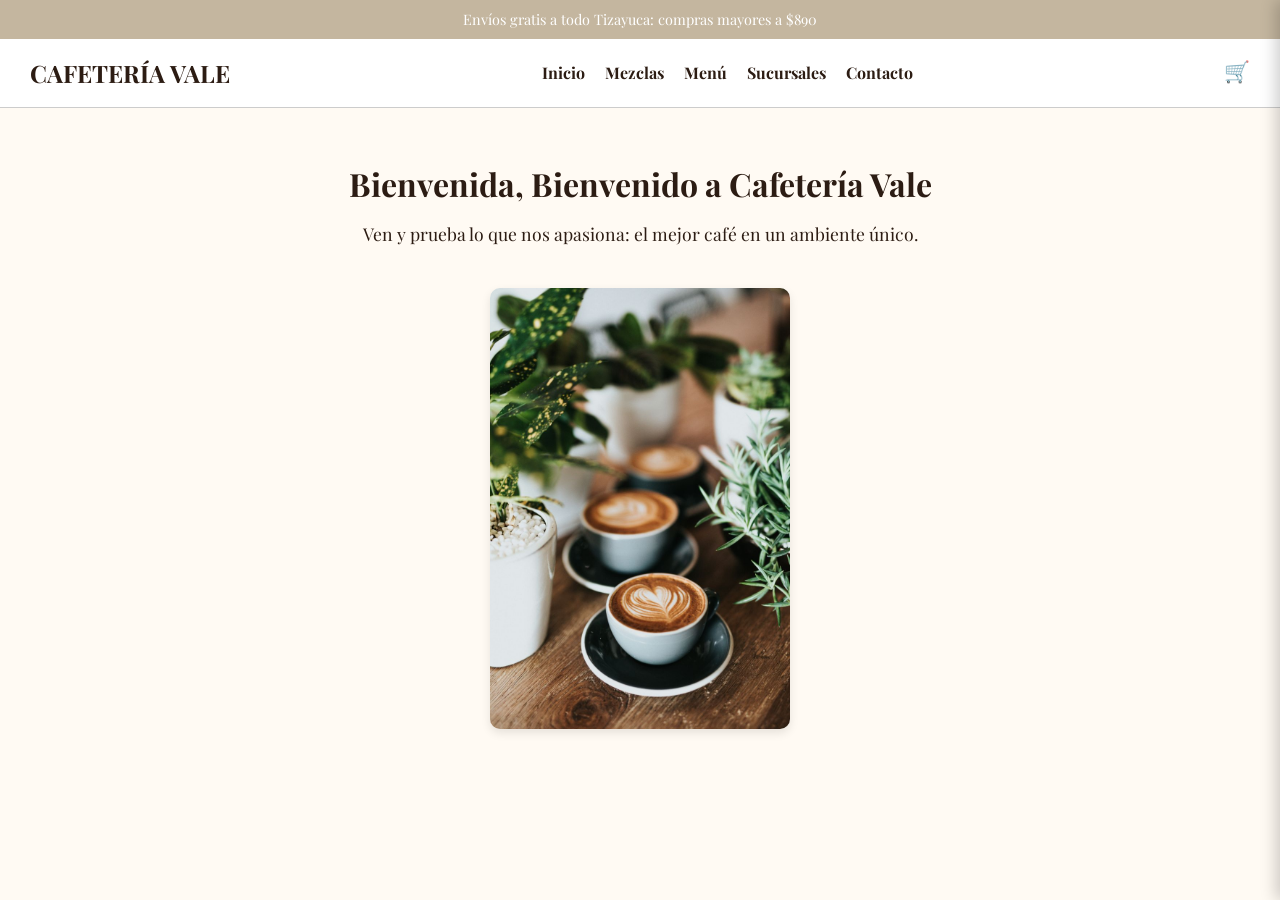
<file: index.html>
<!DOCTYPE html>
<html lang="es">
<head>
  <meta charset="UTF-8" />
  <meta name="viewport" content="width=device-width, initial-scale=1.0" />
  <title>Cafetería Vale</title>
  <link rel="stylesheet" href="style.css" />
  <script defer src="script.js"></script>
</head>
<body>
  <header>
    <div class="top-bar">
      Envíos gratis a todo Tizayuca: compras mayores a $890
    </div>
    <nav class="navbar">
      <h1 class="logo">CAFETERÍA VALE</h1>
      <ul class="nav-links">
        <li><a href="index.html">Inicio</a></li>
        <li><a href="mezclas.html">Mezclas</a></li>
        <li><a href="menu.html">Menú</a></li>
        <li><a href="sucursales.html">Sucursales</a></li>
        <li><a href="contacto.html">Contacto</a></li>
      </ul>
      <div class="icons">
        <button id="carrito-btn">🛒</button>
      </div>
    </nav>
  </header>

  <main>
    <section class="bienvenida">
      <h2>Bienvenida, Bienvenido a Cafetería Vale</h2>
      <p>Ven y prueba lo que nos apasiona: el mejor café en un ambiente único.</p>
      <img src="bienvenida.jpeg" style="width: 300px; heigth: 200px;" alt="Taza de café elegante" />
    </section>
  </main>

</body>
</html>
</file>
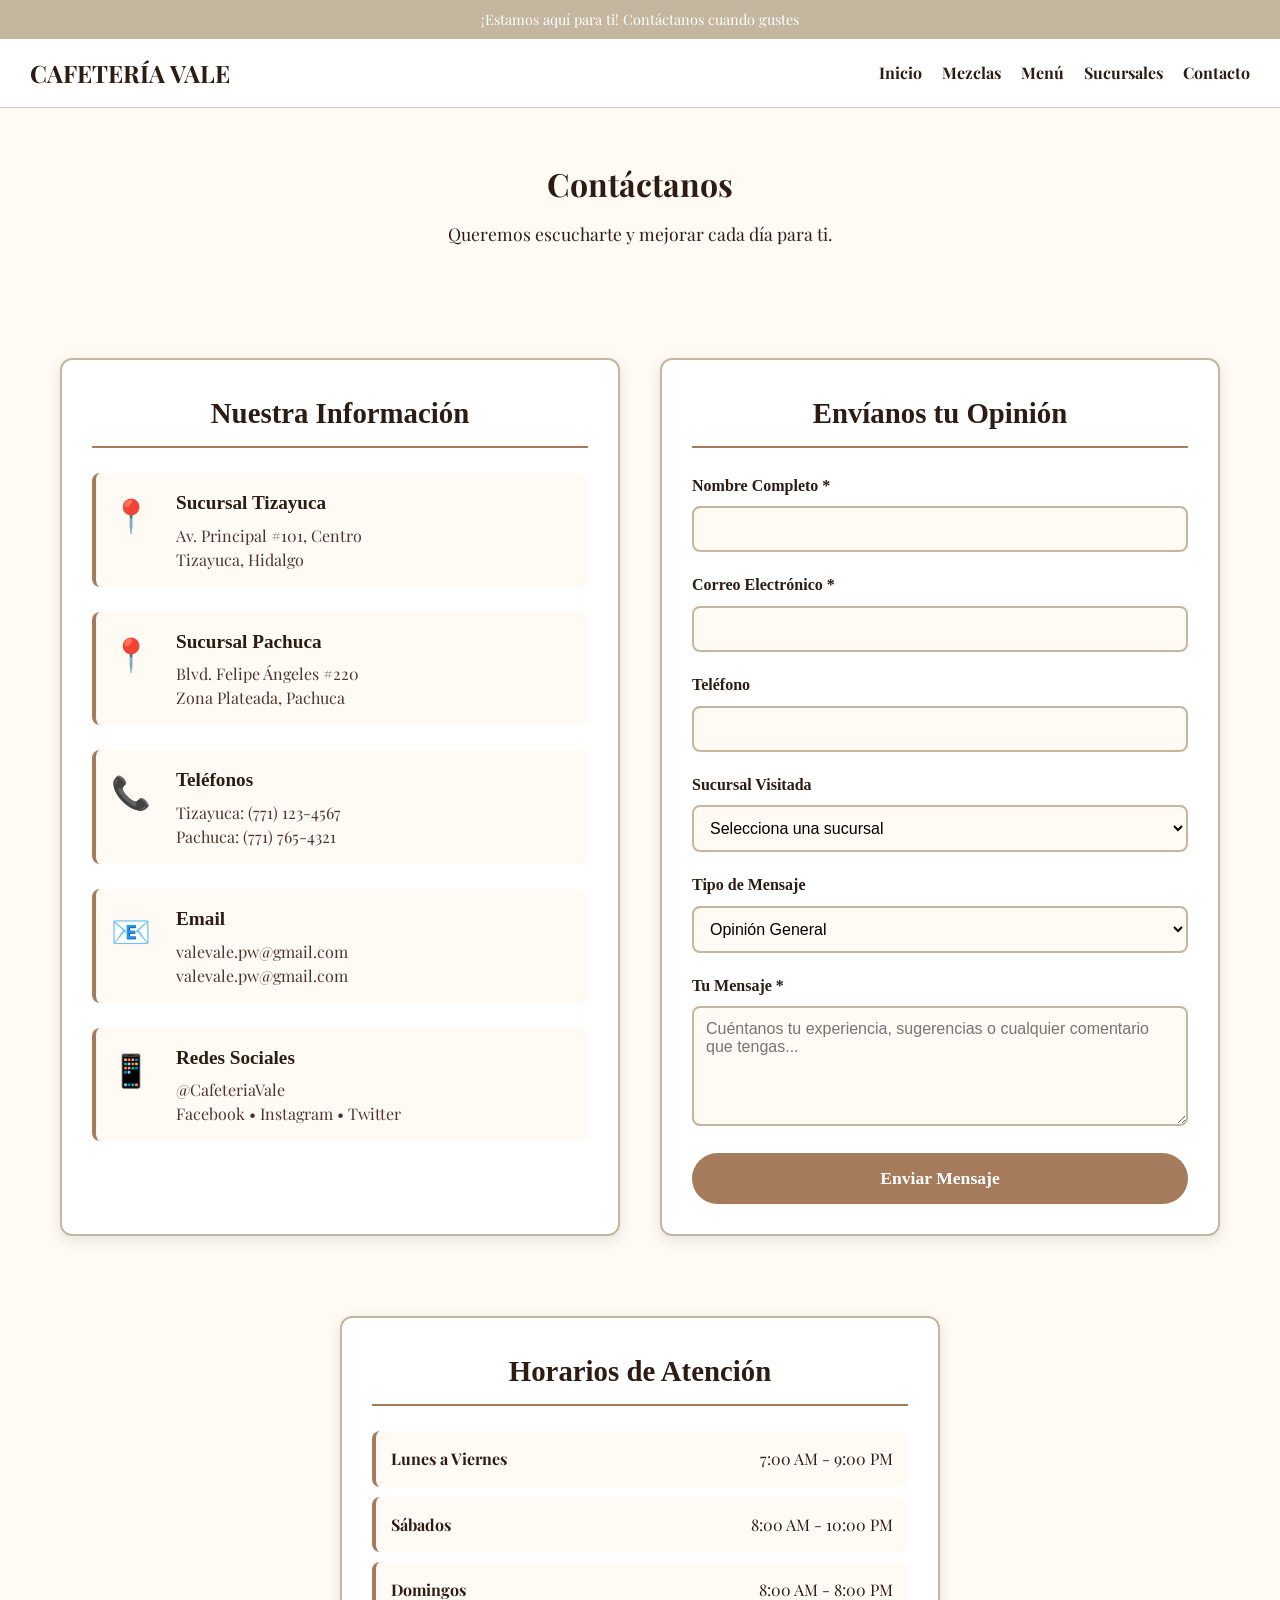
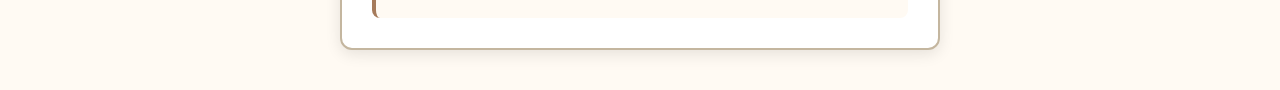
<file: contacto.html>
<!DOCTYPE html>
<html lang="es">
<head>
  <meta charset="UTF-8" />
  <meta name="viewport" content="width=device-width, initial-scale=1.0"/>
  <title>Contacto | Cafetería Vale</title>
  <link rel="stylesheet" href="style.css" />
</head>
<body>

  <div class="top-bar">¡Estamos aquí para ti! Contáctanos cuando gustes</div>

  <nav class="navbar">
    <div class="logo">CAFETERÍA VALE</div>
    <ul class="nav-links">
      <li><a href="index.html">Inicio</a></li>
      <li><a href="mezclas.html">Mezclas</a></li>
      <li><a href="menu.html">Menú</a></li>
      <li><a href="sucursales.html">Sucursales</a></li>
      <li><a href="contacto.html">Contacto</a></li>
    </ul>
  </nav>

  <section class="bienvenida">
    <h2>Contáctanos</h2>
    <p>Queremos escucharte y mejorar cada día para ti.</p>
  </section>

  <div class="contacto-container">
    <div class="info-contacto">
      <h3>Nuestra Información</h3>

      <div class="contacto-item">
        <div class="contacto-icon">📍</div>
        <div class="contacto-texto">
          <h4>Sucursal Tizayuca</h4>
          <p>Av. Principal #101, Centro<br>Tizayuca, Hidalgo</p>
        </div>
      </div>

      <div class="contacto-item">
        <div class="contacto-icon">📍</div>
        <div class="contacto-texto">
          <h4>Sucursal Pachuca</h4>
          <p>Blvd. Felipe Ángeles #220<br>Zona Plateada, Pachuca</p>
        </div>
      </div>

      <div class="contacto-item">
        <div class="contacto-icon">📞</div>
        <div class="contacto-texto">
          <h4>Teléfonos</h4>
          <p>Tizayuca: (771) 123-4567<br>Pachuca: (771) 765-4321</p>
        </div>
      </div>

      <div class="contacto-item">
        <div class="contacto-icon">📧</div>
        <div class="contacto-texto">
          <h4>Email</h4>
          <p>valevale.pw@gmail.com<br>valevale.pw@gmail.com</p>
        </div>
      </div>

      <div class="contacto-item">
        <div class="contacto-icon">📱</div>
        <div class="contacto-texto">
          <h4>Redes Sociales</h4>
          <p>@CafeteriaVale<br>Facebook • Instagram • Twitter</p>
        </div>
      </div>
    </div>

    <div class="form-opiniones">
      <h3>Envíanos tu Opinión</h3>

      <form action="https://formspree.io/f/mwpbkrjr" method="POST" id="formularioOpinion">
        <div class="form-group">
          <label for="nombre">Nombre Completo *</label>
          <input type="text" id="nombre" name="nombre" required>
        </div>

        <div class="form-group">
          <label for="email">Correo Electrónico *</label>
          <input type="email" id="email" name="email" required>
        </div>

        <div class="form-group">
          <label for="telefono">Teléfono</label>
          <input type="tel" id="telefono" name="telefono">
        </div>

        <div class="form-group">
          <label for="sucursal">Sucursal Visitada</label>
          <select id="sucursal" name="sucursal">
            <option value="">Selecciona una sucursal</option>
            <option value="Tizayuca">Tizayuca</option>
            <option value="Pachuca">Pachuca</option>
            <option value="Ambas">Ambas</option>
          </select>
        </div>

        <div class="form-group">
          <label for="tipoMensaje">Tipo de Mensaje</label>
          <select id="tipoMensaje" name="tipoMensaje">
            <option value="opinion">Opinión General</option>
            <option value="felicitacion">Felicitación</option>
            <option value="sugerencia">Sugerencia</option>
            <option value="queja">Queja</option>
            <option value="pregunta">Pregunta</option>
          </select>
        </div>

        <div class="form-group">
          <label for="mensaje">Tu Mensaje *</label>
          <textarea id="mensaje" name="mensaje" placeholder="Cuéntanos tu experiencia, sugerencias o cualquier comentario que tengas..." required></textarea>
        </div>

        <button type="submit" class="btn-enviar">Enviar Mensaje</button>
      </form>
    </div>
  </div>

  <div class="horarios">
    <h3>Horarios de Atención</h3>
    <div class="horario-item">
      <span><strong>Lunes a Viernes</strong></span>
      <span>7:00 AM - 9:00 PM</span>
    </div>
    <div class="horario-item">
      <span><strong>Sábados</strong></span>
      <span>8:00 AM - 10:00 PM</span>
    </div>
    <div class="horario-item">
      <span><strong>Domingos</strong></span>
      <span>8:00 AM - 8:00 PM</span>
    </div>
  </div>

  <script>
    const form = document.getElementById("formularioOpinion");
    form.addEventListener("submit", function(e) {
      e.preventDefault();
      const data = new FormData(form);
      fetch(form.action, {
        method: "POST",
        body: data,
        headers: { 'Accept': 'application/json' }
      }).then(response => {
        if (response.ok) {
          alert("¡Gracias por tu mensaje! Lo hemos recibido correctamente.");
          form.reset();
        } else {
          alert("Ocurrió un error al enviar tu mensaje. Inténtalo nuevamente.");
        }
      });
    });
  </script>

</body>
</html>
</file>
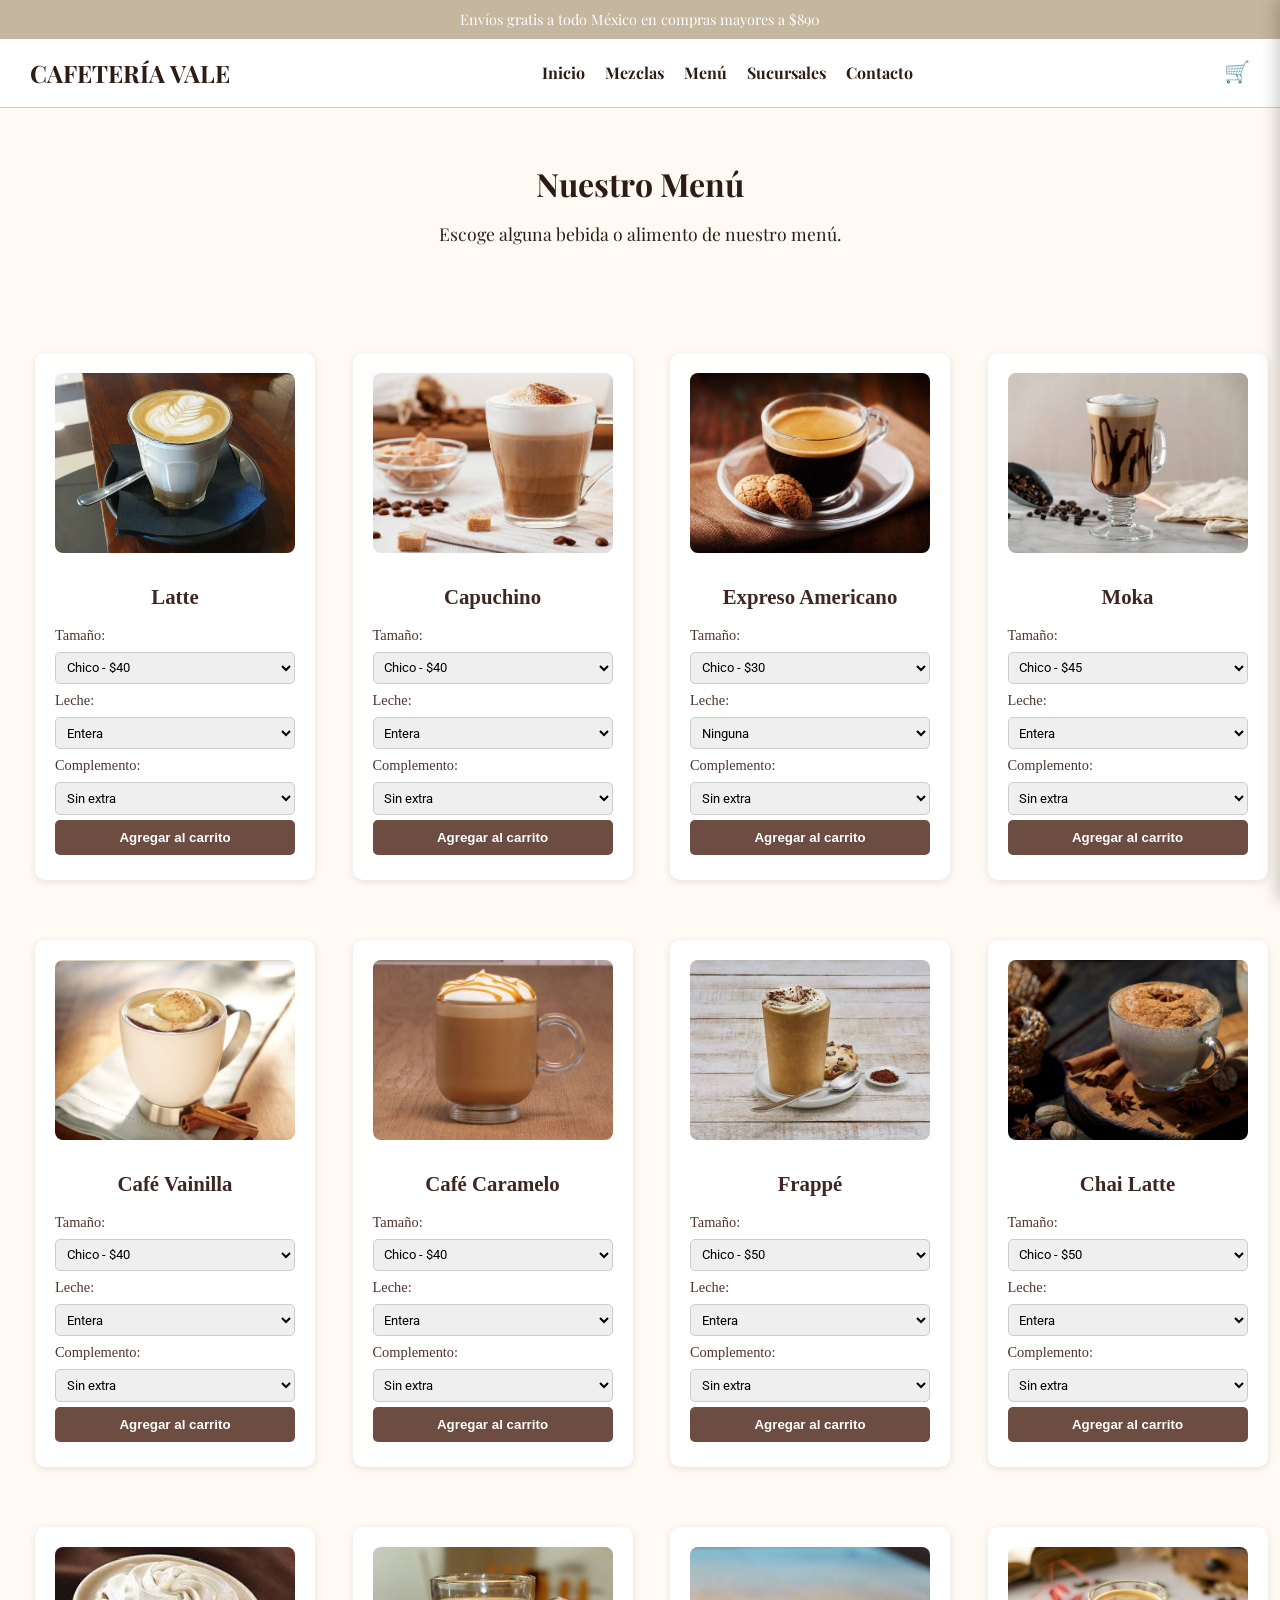
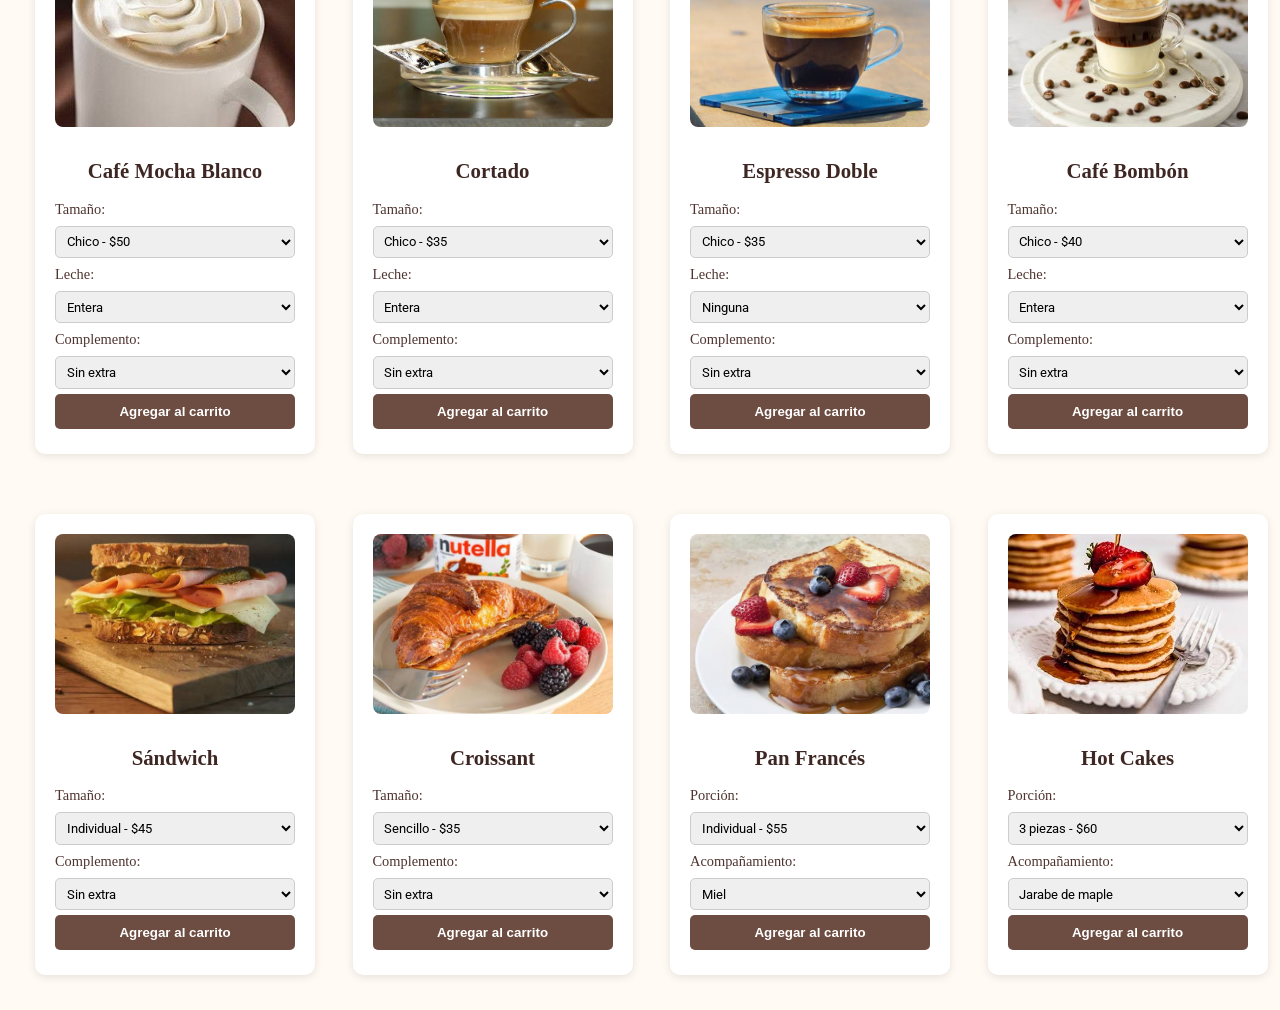
<file: menu.html>
<!DOCTYPE html>
<html lang="es">
<head>
  <meta charset="UTF-8">
  <meta name="viewport" content="width=device-width, initial-scale=1.0">
  <title>Menú | Cafetería Vale</title>
  <link rel="stylesheet" href="style.css">
</head>
<body>

  <div class="top-bar">Envíos gratis a todo México en compras mayores a $890</div>

  <nav class="navbar">
    <div class="logo">CAFETERÍA VALE</div>
    <ul class="nav-links">
      <li><a href="index.html">Inicio</a></li>
      <li><a href="mezclas.html">Mezclas</a></li>
      <li><a href="menu.html">Menú</a></li>
      <li><a href="sucursales.html">Sucursales</a></li>
      <li><a href="contacto.html">Contacto</a></li>
    </ul>
    <div class="icons">
      <button onclick="abrirCarrito()">🛒</button>
    </div>
  </nav>

  <section class="bienvenida">
    <h2>Nuestro Menú</h2>
    <p>Escoge alguna bebida o alimento de nuestro menú.</p>
  </section>

  <div class="contenedor-principal">
    <main class="menu-productos">

      <!-- PRODUCTO: Latte -->
      <div class="producto">
        <img src="latte.jpeg" alt="Latte">
        <h2>Latte</h2>
        <label>Tamaño:
          <select id="tamano-latte">
            <option value="40">Chico - $40</option>
            <option value="50">Mediano - $50</option>
            <option value="60">Grande - $60</option>
          </select>
        </label>
        <label>Leche:
          <select id="leche-latte">
            <option value="Entera">Entera</option>
            <option value="Deslactosada">Deslactosada</option>
            <option value="Almendra">Almendra</option>
          </select>
        </label>
        <label>Complemento:
          <select id="extra-latte">
            <option value="Sin extra">Sin extra</option>
            <option value="Canela">Canela</option>
            <option value="Chocolate">Chocolate</option>
          </select>
        </label>
        <button onclick="agregarProductoPersonalizado('Latte')">Agregar al carrito</button>
      </div>

      <!-- Repite este mismo bloque con los demás productos -->
      <!-- PRODUCTO: Capuchino -->
      <div class="producto">
        <img src="capuchino.jpeg" alt="Capuchino">
        <h2>Capuchino</h2>
        <label>Tamaño:
          <select id="tamano-capuchino">
            <option value="40">Chico - $40</option>
            <option value="50">Mediano - $50</option>
            <option value="60">Grande - $60</option>
          </select>
        </label>
        <label>Leche:
          <select id="leche-capuchino">
            <option value="Entera">Entera</option>
            <option value="Deslactosada">Deslactosada</option>
            <option value="Almendra">Almendra</option>
          </select>
        </label>
        <label>Complemento:
          <select id="extra-capuchino">
            <option value="Sin extra">Sin extra</option>
            <option value="Canela">Canela</option>
            <option value="Chocolate">Chocolate</option>
          </select>
        </label>
        <button onclick="agregarProductoPersonalizado('Capuchino')">Agregar al carrito</button>
      </div>

      <!-- PRODUCTO: Expreso Americano -->
      <div class="producto">
        <img src="expreso.jpeg" alt="Expreso Americano">
        <h2>Expreso Americano</h2>
        <label>Tamaño:
          <select id="tamano-expreso-americano">
            <option value="30">Chico - $30</option>
            <option value="40">Mediano - $40</option>
            <option value="50">Grande - $50</option>
          </select>
        </label>
        <label>Leche:
          <select id="leche-expreso-americano">
            <option value="Ninguna">Ninguna</option>
            <option value="Entera">Entera</option>
            <option value="Deslactosada">Deslactosada</option>
          </select>
        </label>
        <label>Complemento:
          <select id="extra-expreso-americano">
            <option value="Sin extra">Sin extra</option>
            <option value="Vainilla">Vainilla</option>
            <option value="Canela">Canela</option>
          </select>
        </label>
        <button onclick="agregarProductoPersonalizado('Expreso Americano')">Agregar al carrito</button>
      </div>

      <!-- PRODUCTO: Moka -->
      <div class="producto">
        <img src="moka.jpeg" alt="Moka">
        <h2>Moka</h2>
        <label>Tamaño:
          <select id="tamano-moka">
            <option value="45">Chico - $45</option>
            <option value="55">Mediano - $55</option>
            <option value="65">Grande - $65</option>
          </select>
        </label>
        <label>Leche:
          <select id="leche-moka">
            <option value="Entera">Entera</option>
            <option value="Deslactosada">Deslactosada</option>
            <option value="Almendra">Almendra</option>
          </select>
        </label>
        <label>Complemento:
          <select id="extra-moka">
            <option value="Sin extra">Sin extra</option>
            <option value="Chocolate">Chocolate</option>
            <option value="Crema batida">Crema batida</option>
          </select>
        </label>
        <button onclick="agregarProductoPersonalizado('Moka')">Agregar al carrito</button>
      </div>

      <!-- PRODUCTO: Vainilla -->
      <div class="producto">
        <img src="vainilla.jpeg" alt="Café Vainilla">
        <h2>Café Vainilla</h2>
        <label>Tamaño:
          <select id="tamano-vainilla">
            <option value="40">Chico - $40</option>
            <option value="50">Mediano - $50</option>
            <option value="60">Grande - $60</option>
          </select>
        </label>
        <label>Leche:
          <select id="leche-vainilla">
            <option value="Entera">Entera</option>
            <option value="Deslactosada">Deslactosada</option>
            <option value="Coco">Coco</option>
          </select>
        </label>
        <label>Complemento:
          <select id="extra-vainilla">
            <option value="Sin extra">Sin extra</option>
            <option value="Caramelo">Caramelo</option>
          </select>
        </label>
        <button onclick="agregarProductoPersonalizado('Café Vainilla')">Agregar al carrito</button>
      </div>

      <!-- PRODUCTO: Caramelo -->
      <div class="producto">
        <img src="caramelo.jpeg" alt="Café Caramelo">
        <h2>Café Caramelo</h2>
        <label>Tamaño:
          <select id="tamano-caramelo">
            <option value="40">Chico - $40</option>
            <option value="50">Mediano - $50</option>
            <option value="60">Grande - $60</option>
          </select>
        </label>
        <label>Leche:
          <select id="leche-caramelo">
            <option value="Entera">Entera</option>
            <option value="Deslactosada">Deslactosada</option>
            <option value="Coco">Coco</option>
          </select>
        </label>
        <label>Complemento:
          <select id="extra-caramelo">
            <option value="Sin extra">Sin extra</option>
            <option value="Canela">Canela</option>
            <option value="Crema batida">Crema batida</option>
          </select>
        </label>
        <button onclick="agregarProductoPersonalizado('Café Caramelo')">Agregar al carrito</button>
      </div>

      <!-- PRODUCTO: Frappé -->
      <div class="producto">
        <img src="frappe.jpeg" alt="Frappé">
        <h2>Frappé</h2>
        <label>Tamaño:
          <select id="tamano-frappe">
            <option value="50">Chico - $50</option>
            <option value="60">Mediano - $60</option>
            <option value="70">Grande - $70</option>
          </select>
        </label>
        <label>Leche:
          <select id="leche-frappe">
            <option value="Entera">Entera</option>
            <option value="Coco">Coco</option>
            <option value="Almendra">Almendra</option>
          </select>
        </label>
        <label>Complemento:
          <select id="extra-frappe">
            <option value="Sin extra">Sin extra</option>
            <option value="Chocolate">Chocolate</option>
            <option value="Caramelo">Caramelo</option>
          </select>
        </label>
        <button onclick="agregarProductoPersonalizado('Frappé')">Agregar al carrito</button>
      </div>

      <!-- PRODUCTO: Chai Latte -->
      <div class="producto">
        <img src="chai.jpeg" alt="Chai Latte">
        <h2>Chai Latte</h2>
        <label>Tamaño:
          <select id="tamano-chai-latte">
            <option value="50">Chico - $50</option>
            <option value="60">Mediano - $60</option>
            <option value="70">Grande - $70</option>
          </select>
        </label>
        <label>Leche:
          <select id="leche-chai-latte">
            <option value="Entera">Entera</option>
            <option value="Almendra">Almendra</option>
            <option value="Coco">Coco</option>
          </select>
        </label>
        <label>Complemento:
          <select id="extra-chai-latte">
            <option value="Sin extra">Sin extra</option>
            <option value="Canela">Canela</option>
          </select>
        </label>
        <button onclick="agregarProductoPersonalizado('Chai Latte')">Agregar al carrito</button>
      </div>

<!-- PRODUCTO: Café Mocha Blanco -->
<div class="producto">
  <img src="blanco.jpeg" alt="Café Mocha Blanco">
  <h2>Café Mocha Blanco</h2>
  <label>Tamaño:
    <select id="tamano-mocha-blanco">
      <option value="50">Chico - $50</option>
      <option value="60">Mediano - $60</option>
      <option value="70">Grande - $70</option>
    </select>
  </label>
  <label>Leche:
    <select id="leche-mocha-blanco">
      <option value="Entera">Entera</option>
      <option value="Deslactosada">Deslactosada</option>
      <option value="Almendra">Almendra</option>
    </select>
  </label>
  <label>Complemento:
    <select id="extra-mocha-blanco">
      <option value="Sin extra">Sin extra</option>
      <option value="Chocolate Blanco">Chocolate Blanco</option>
      <option value="Crema batida">Crema batida</option>
    </select>
  </label>
  <button onclick="agregarProductoPersonalizado('Café Mocha Blanco')">Agregar al carrito</button>
</div>

<!-- PRODUCTO: Cortado -->
<div class="producto">
  <img src="cortado.jpeg" alt="Cortado">
  <h2>Cortado</h2>
  <label>Tamaño:
    <select id="tamano-cortado">
      <option value="35">Chico - $35</option>
      <option value="45">Mediano - $45</option>
      <option value="55">Grande - $55</option>
    </select>
  </label>
  <label>Leche:
    <select id="leche-cortado">
      <option value="Entera">Entera</option>
      <option value="Deslactosada">Deslactosada</option>
    </select>
  </label>
  <label>Complemento:
    <select id="extra-cortado">
      <option value="Sin extra">Sin extra</option>
      <option value="Canela">Canela</option>
    </select>
  </label>
  <button onclick="agregarProductoPersonalizado('Cortado')">Agregar al carrito</button>
</div>

<!-- PRODUCTO: Espresso Doble -->
<div class="producto">
  <img src="doble.jpeg" alt="Espresso Doble">
  <h2>Espresso Doble</h2>
  <label>Tamaño:
    <select id="tamano-espresso-doble">
      <option value="35">Chico - $35</option>
      <option value="45">Mediano - $45</option>
    </select>
  </label>
  <label>Leche:
    <select id="leche-espresso-doble">
      <option value="Ninguna">Ninguna</option>
      <option value="Entera">Entera</option>
    </select>
  </label>
  <label>Complemento:
    <select id="extra-espresso-doble">
      <option value="Sin extra">Sin extra</option>
      <option value="Chocolate">Chocolate</option>
      <option value="Vainilla">Vainilla</option>
    </select>
  </label>
  <button onclick="agregarProductoPersonalizado('Espresso Doble')">Agregar al carrito</button>
</div>

<!-- PRODUCTO: Café Bombón -->
<div class="producto">
  <img src="bombon.jpeg" alt="Café Bombón">
  <h2>Café Bombón</h2>
  <label>Tamaño:
    <select id="tamano-cafe-bombon">
      <option value="40">Chico - $40</option>
      <option value="50">Mediano - $50</option>
    </select>
  </label>
  <label>Leche:
    <select id="leche-cafe-bombon">
      <option value="Entera">Entera</option>
      <option value="Deslactosada">Deslactosada</option>
      <option value="Coco">Coco</option>
    </select>
  </label>
  <label>Complemento:
    <select id="extra-cafe-bombon">
      <option value="Sin extra">Sin extra</option>
      <option value="Leche condensada">Leche condensada</option>
      <option value="Chocolate">Chocolate</option>
    </select>
  </label>
  <button onclick="agregarProductoPersonalizado('Café Bombón')">Agregar al carrito</button>
</div>

      <!-- PRODUCTO: Sándwich -->
      <div class="producto">
        <img src="sandwich.jpeg" alt="Sándwich">
        <h2>Sándwich</h2>
        <label>Tamaño:
          <select id="tamano-sandwich">
            <option value="45">Individual - $45</option>
            <option value="85">Doble - $85</option>
          </select>
        </label>
        <label>Complemento:
          <select id="extra-sandwich">
            <option value="Sin extra">Sin extra</option>
            <option value="Queso extra">Queso extra</option>
            <option value="Tocino">Tocino</option>
          </select>
        </label>
        <button onclick="agregarProductoPersonalizado('Sándwich')">Agregar al carrito</button>
      </div>

      <!-- PRODUCTO: Croissant -->
      <div class="producto">
        <img src="croissant.jpeg" alt="Croissant">
        <h2>Croissant</h2>
        <label>Tamaño:
          <select id="tamano-croissant">
            <option value="35">Sencillo - $35</option>
            <option value="50">Relleno - $50</option>
          </select>
        </label>
        <label>Complemento:
          <select id="extra-croissant">
            <option value="Sin extra">Sin extra</option>
            <option value="Chocolate">Chocolate</option>
            <option value="Queso crema">Queso crema</option>
          </select>
        </label>
        <button onclick="agregarProductoPersonalizado('Croissant')">Agregar al carrito</button>
      </div>
      
      <!-- ALIMENTO: Pan Francés -->
<div class="producto">
  <img src="frances.jpeg" alt="Pan Francés">
  <h2>Pan Francés</h2>
  <label>Porción:
    <select id="tamano-pan-frances">
      <option value="55">Individual - $55</option>
      <option value="70">Doble - $70</option>
    </select>
  </label>
  <label>Acompañamiento:
    <select id="extra-pan-frances">
      <option value="Miel">Miel</option>
      <option value="Mermelada de fresa">Mermelada de fresa</option>
      <option value="Frutas">Frutas</option>
    </select>
  </label>
  <button onclick="agregarProductoPersonalizado('Pan Francés')">Agregar al carrito</button>
</div>

<!-- ALIMENTO: Hot Cakes -->
<div class="producto">
  <img src="cakes.jpeg" alt="Hot Cakes">
  <h2>Hot Cakes</h2>
  <label>Porción:
    <select id="tamano-hot-cakes">
      <option value="60">3 piezas - $60</option>
      <option value="75">5 piezas - $75</option>
    </select>
  </label>
  <label>Acompañamiento:
    <select id="extra-hot-cakes">
      <option value="Jarabe de maple">Jarabe de maple</option>
      <option value="Frutas">Frutas</option>
      <option value="Crema batida">Crema batida</option>
    </select>
  </label>
  <button onclick="agregarProductoPersonalizado('Hot Cakes')">Agregar al carrito</button>
</div>

    </main>
  </div>
  

  <script src="script.js"></script>
</body>
</html>
</file>
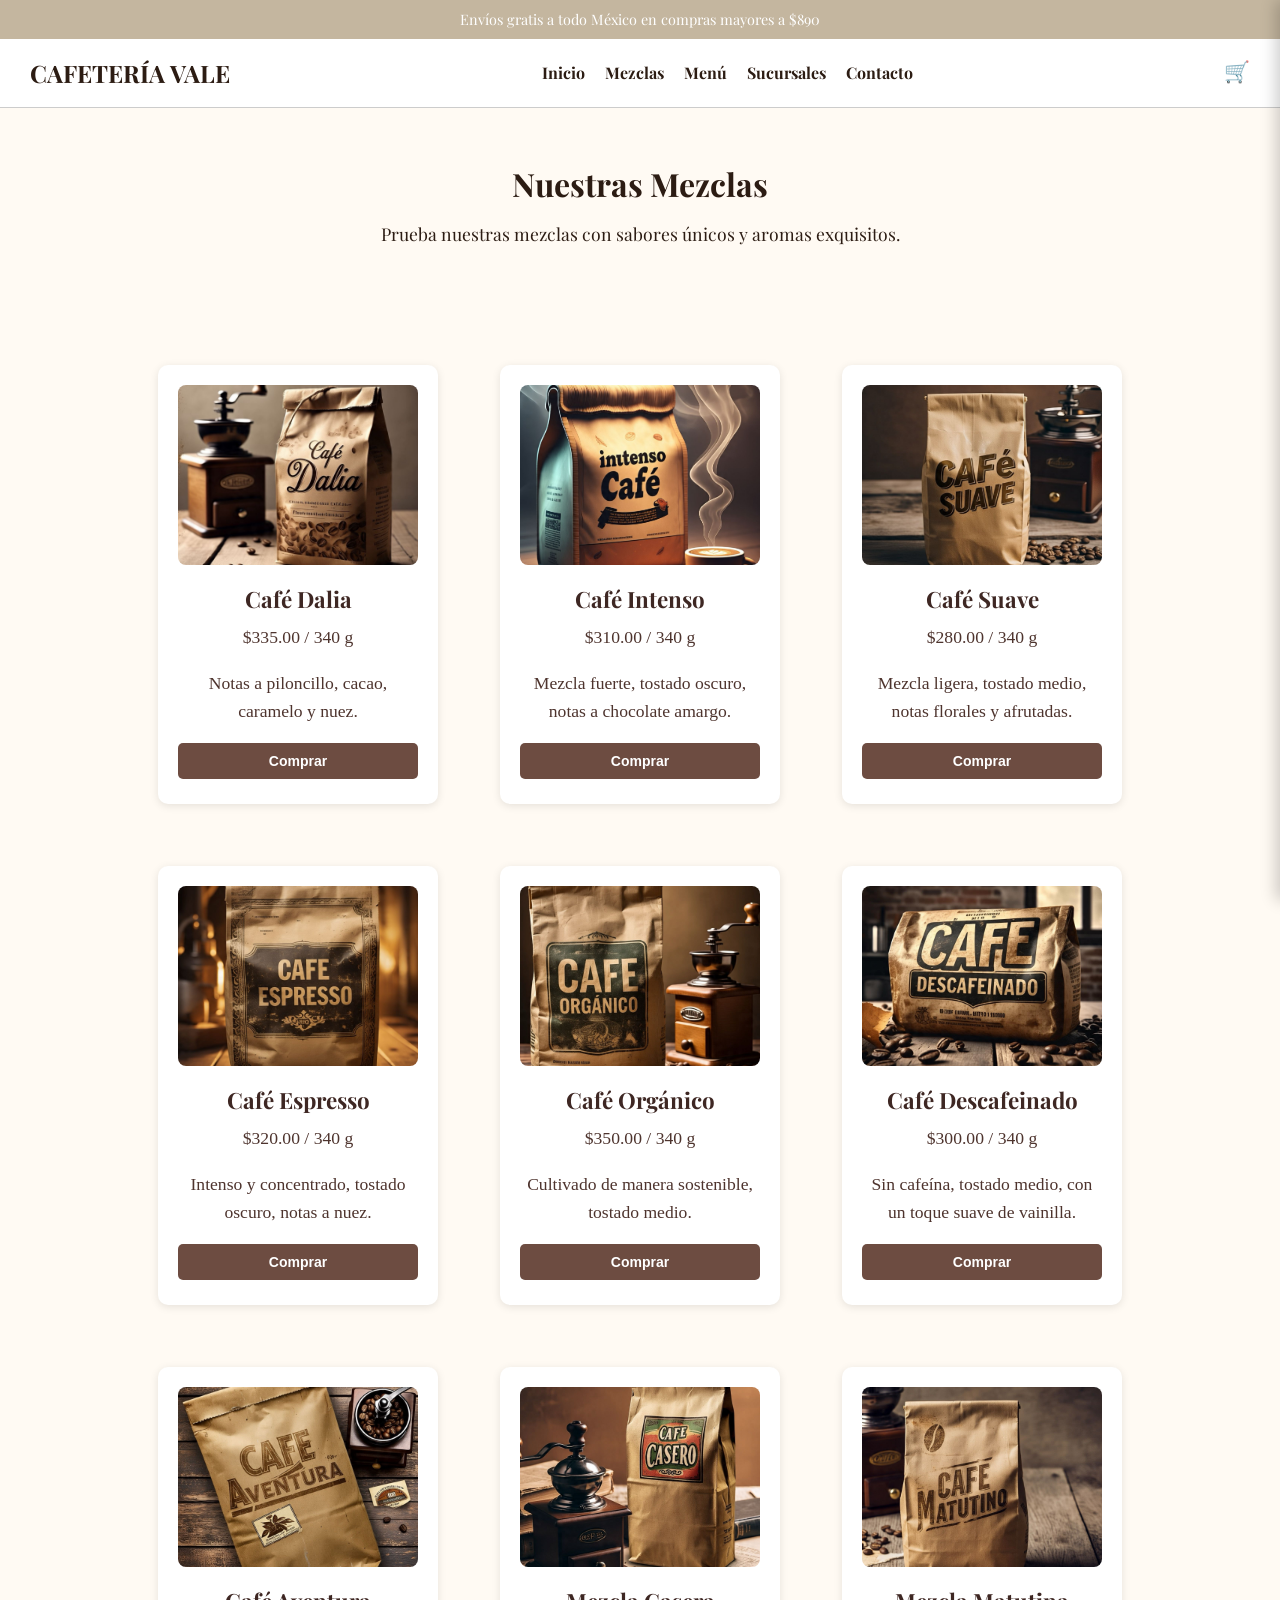
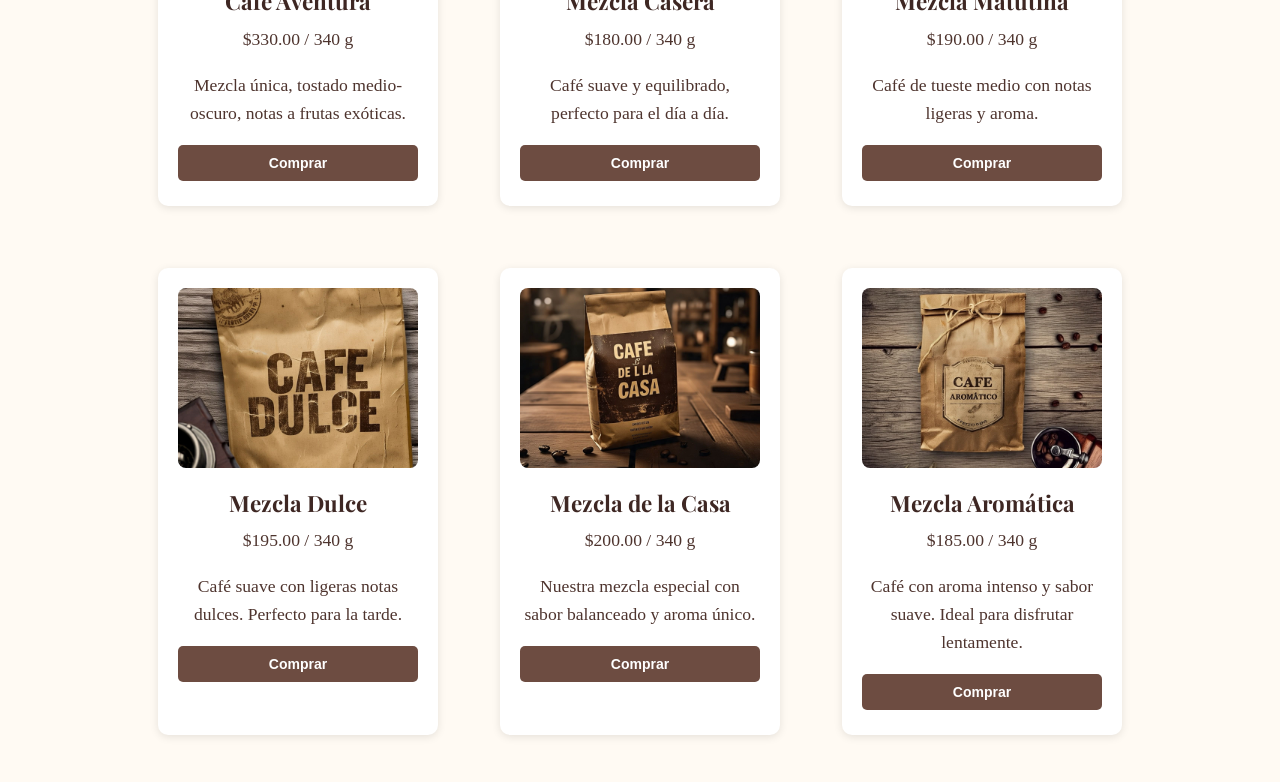
<file: mezclas.html>
<!DOCTYPE html>
<html lang="es">
<head>
  <meta charset="UTF-8">
  <meta name="viewport" content="width=device-width, initial-scale=1.0">
  <title>Mezclas | Cafetería Vale</title>
  <link rel="stylesheet" href="style.css">
</head>
<body>

  <div class="top-bar">Envíos gratis a todo México en compras mayores a $890</div>

  <nav class="navbar">
    <div class="logo">CAFETERÍA VALE</div>
    <ul class="nav-links">
      <li><a href="index.html">Inicio</a></li>
      <li><a href="mezclas.html">Mezclas</a></li>
      <li><a href="menu.html">Menú</a></li>
      <li><a href="sucursales.html">Sucursales</a></li>
      <li><a href="contacto.html">Contacto</a></li>
    </ul>
    <div class="icons">
      <button onclick="abrirCarrito()">🛒</button>
    </div>
  </nav>

  <section class="bienvenida">
    <h2>Nuestras Mezclas</h2>
    <p>Prueba nuestras mezclas con sabores únicos y aromas exquisitos.</p>
  </section>

  <section class="productos">
    <div class="producto">
      <img src="cafe-dalia.jpeg" alt="Café Dalia">
      <h3>Café Dalia</h3>
      <p>$335.00 / 340 g</p>
      <p>Notas a piloncillo, cacao, caramelo y nuez.</p>
      <button class="boton-descarga" onclick="agregarAlCarrito('Café Dalia', 335)">Comprar</button>
    </div>

    <div class="producto">
      <img src="cafe-intenso.jpeg" alt="Mezcla Intenso">
      <h3>Café Intenso</h3>
      <p>$310.00 / 340 g</p>
      <p>Mezcla fuerte, tostado oscuro, notas a chocolate amargo.</p>
      <button class="boton-descarga" onclick="agregarAlCarrito('Café Intenso', 310)">Comprar</button>
    </div>
    <div class="producto">
  <img src="cafe-suave.jpeg" alt="Mezcla Suave">
  <h3>Café Suave</h3>
  <p>$280.00 / 340 g</p>
  <p>Mezcla ligera, tostado medio, notas florales y afrutadas.</p>
  <button class="boton-descarga" onclick="agregarAlCarrito('Café Suave', 280)">Comprar</button>
</div>

<div class="producto">
  <img src="cafe-espresso.jpeg" alt="Mezcla Espresso">
  <h3>Café Espresso</h3>
  <p>$320.00 / 340 g</p>
  <p>Intenso y concentrado, tostado oscuro, notas a nuez.</p>
  <button class="boton-descarga" onclick="agregarAlCarrito('Café Espresso', 320)">Comprar</button>
</div>

<div class="producto">
  <img src="cafe-organico.jpeg" alt="Mezcla Orgánica">
  <h3>Café Orgánico</h3>
  <p>$350.00 / 340 g</p>
  <p>Cultivado de manera sostenible, tostado medio.</p>
  <button class="boton-descarga" onclick="agregarAlCarrito('Café Orgánico', 350)">Comprar</button>
</div>

<div class="producto">
  <img src="cafe-decaf.jpeg" alt="Mezcla Descafeinada">
  <h3>Café Descafeinado</h3>
  <p>$300.00 / 340 g</p>
  <p>Sin cafeína, tostado medio, con un toque suave de vainilla.</p>
  <button class="boton-descarga" onclick="agregarAlCarrito('Café Descafeinado', 300)">Comprar</button>
</div>

<div class="producto">
  <img src="cafe-aventura.jpeg" alt="Mezcla Aventura">
  <h3>Café Aventura</h3>
  <p>$330.00 / 340 g</p>
  <p>Mezcla única, tostado medio-oscuro, notas a frutas exóticas.</p>
  <button class="boton-descarga" onclick="agregarAlCarrito('Café Aventura', 330)">Comprar</button>
</div>
<div class="producto">
  <img src="cafe-casera.jpeg" alt="Mezcla Casera">
  <h3>Mezcla Casera</h3>
  <p>$180.00 / 340 g</p>
  <p>Café suave y equilibrado, perfecto para el día a día.</p>
  <button class="boton-descarga" onclick="agregarAlCarrito('Mezcla Casera', 180)">Comprar</button>
</div>

<div class="producto">
  <img src="cafe-matutina.jpeg" alt="Mezcla Matutina">
  <h3>Mezcla Matutina</h3>
  <p>$190.00 / 340 g</p>
  <p>Café de tueste medio con notas ligeras y aroma.</p>
  <button class="boton-descarga" onclick="agregarAlCarrito('Mezcla Matutina', 190)">Comprar</button>
</div>

<div class="producto">
  <img src="cafe-dulce.jpeg" alt="Mezcla Dulce">
  <h3>Mezcla Dulce</h3>
  <p>$195.00 / 340 g</p>
  <p>Café suave con ligeras notas dulces. Perfecto para la tarde.</p>
  <button class="boton-descarga" onclick="agregarAlCarrito('Mezcla Dulce', 195)">Comprar</button>
</div>

<div class="producto">
  <img src="cafe-casa.jpeg" alt="Mezcla de la Casa">
  <h3>Mezcla de la Casa</h3>
  <p>$200.00 / 340 g</p>
  <p>Nuestra mezcla especial con sabor balanceado y aroma único.</p>
  <button class="boton-descarga" onclick="agregarAlCarrito('Mezcla de la Casa', 200)">Comprar</button>
</div>

<div class="producto">
  <img src="cafe-aromatica.jpeg" alt="Mezcla Aromática">
  <h3>Mezcla Aromática</h3>
  <p>$185.00 / 340 g</p>
  <p>Café con aroma intenso y sabor suave. Ideal para disfrutar lentamente.</p>
  <button class="boton-descarga" onclick="agregarAlCarrito('Mezcla Aromática', 185)">Comprar</button>
</div>

    <!-- Puedes duplicar esto para más cafés, hasta 15 productos en total -->
  </section>

  <script src="script.js"></script>
</body>
</html>
</file>
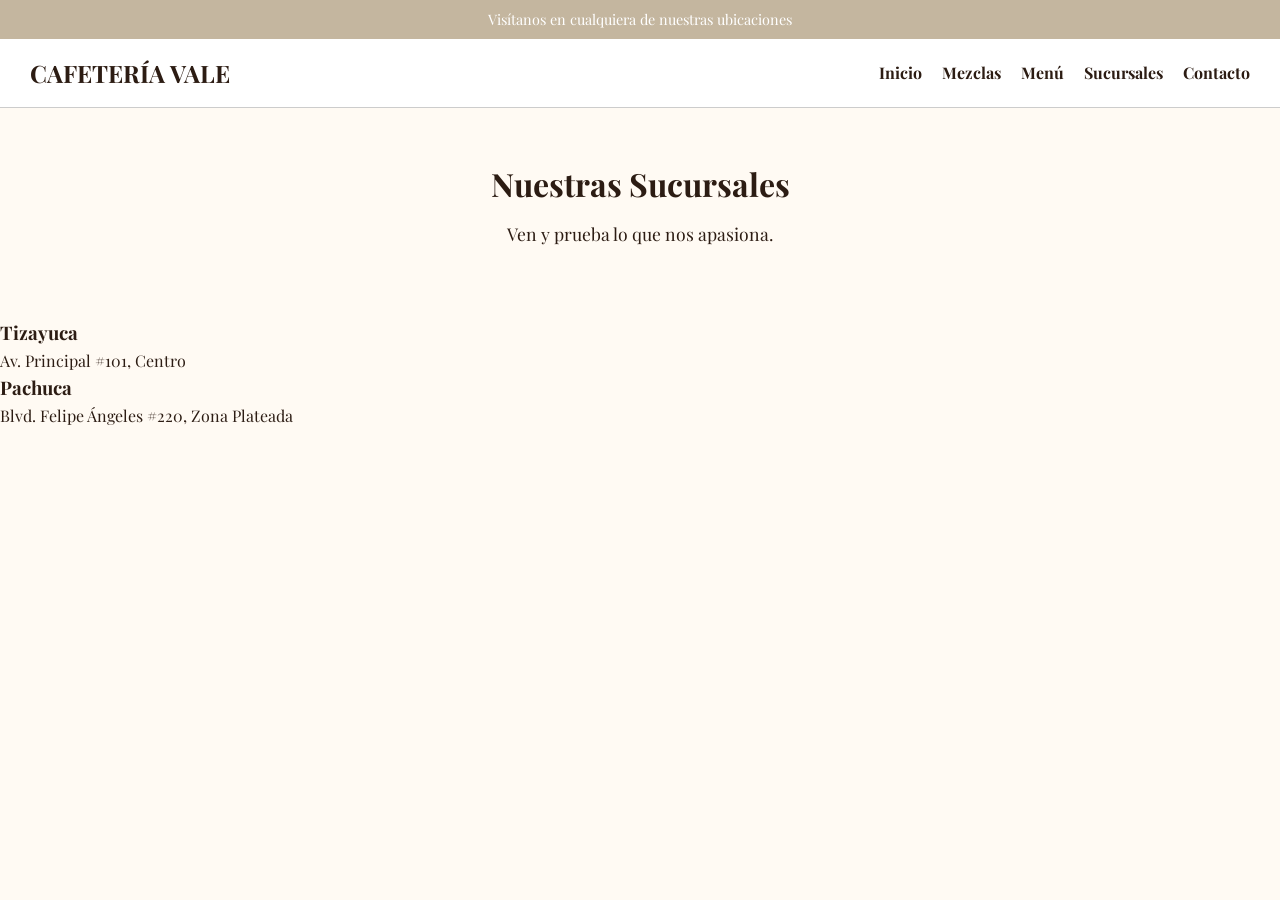
<file: sucursales.html>
<!DOCTYPE html>
<html lang="es">
<head>
  <meta charset="UTF-8" />
  <meta name="viewport" content="width=device-width, initial-scale=1.0"/>
  <title>Sucursales | Cafetería Vale</title>
  <link rel="stylesheet" href="style.css" />
</head>
<body>

  <div class="top-bar">Visítanos en cualquiera de nuestras ubicaciones</div>

  <nav class="navbar">
    <div class="logo">CAFETERÍA VALE</div>
    <ul class="nav-links">
      <li><a href="index.html">Inicio</a></li>
      <li><a href="mezclas.html">Mezclas</a></li>
      <li><a href="menu.html">Menú</a></li>
      <li><a href="sucursales.html">Sucursales</a></li>
      <li><a href="contacto.html">Contacto</a></li>
    </ul>
  </nav>

  <section class="bienvenida">
    <h2>Nuestras Sucursales</h2>
    <p>Ven y prueba lo que nos apasiona.</p>
  </section>

  <section class="sucursales">
    <div class="sucursal">
      <h3>Tizayuca</h3>
      <p>Av. Principal #101, Centro</p>
    </div>
    <div class="sucursal">
      <h3>Pachuca</h3>
      <p>Blvd. Felipe Ángeles #220, Zona Plateada</p>
    </div>
  </section>

</body>
</html>
</file>
<file: style.css>
/* Fuente vintage */
@import url('https://fonts.googleapis.com/css2?family=Playfair+Display:wght@500&family=Roboto&display=swap');

* {
  margin: 0;
  padding: 0;
  box-sizing: border-box;
}

body {
  font-family: 'Playfair Display', serif;
  background-color: #fffaf3;
  color: #2c1c13;
  line-height: 1.6;
}

/* Top bar de envíos */
.top-bar {
  background-color: #c4b69f;
  color: white;
  text-align: center;
  padding: 8px;
  font-size: 0.9rem;
}

/* Navbar */
.navbar {
  display: flex;
  justify-content: space-between;
  align-items: center;
  background-color: #fff;
  padding: 15px 30px;
  border-bottom: 1px solid #ccc;
}

.logo {
  font-size: 1.5rem;
  font-weight: bold;
  color: #2c1c13;
}

.nav-links {
  list-style: none;
  display: flex;
  gap: 20px;
}

.nav-links li a {
  text-decoration: none;
  color: #2c1c13;
  font-weight: bold;
  transition: color 0.3s;
}

.nav-links li a:hover {
  color: #a67b5b;
}

.icons button {
  font-size: 1.3rem;
  background: none;
  border: none;
  cursor: pointer;
}

/* Sección de bienvenida */
.bienvenida {
  text-align: center;
  padding: 50px 20px;
}

.bienvenida h2 {
  font-size: 2rem;
  margin-bottom: 10px;
}

.bienvenida p {
  font-size: 1.1rem;
  margin-bottom: 20px;
}

.boton-descarga {
  display: inline-block;
  background-color: #a67b5b;
  color: white;
  padding: 10px 20px;
  text-decoration: none;
  border-radius: 30px;
  font-weight: bold;
  margin-bottom: 30px;
  transition: background-color 0.3s;
}

.boton-descarga:hover {
  background-color: #8c5c3c;
}

.bienvenida img {
  max-width: 90%;
  height: auto;
  margin-top: 20px;
  border-radius: 10px;
  box-shadow: 0 4px 10px rgba(0,0,0,0.1);
}
.producto {
  width: 300px;
  background-color: #fff9f3;
  border-radius: 10px;
  box-shadow: 0 4px 10px rgba(0, 0, 0, 0.1);
  margin: 15px;
  padding: 20px;
  text-align: center;
  font-family: 'Georgia', serif;
  color: #4e342e;
  display: inline-block;
  vertical-align: top;
  transition: transform 0.3s ease;
}

.producto:hover {
  transform: scale(1.03);
}

.producto img {
  width: 100%;
  height: auto;
  border-radius: 8px;
  margin-bottom: 15px;
}

.producto h3 {
  font-size: 20px;
  margin-bottom: 10px;
  color: #3e2723;
}

.producto p {
  font-size: 16px;
  margin: 5px 0;
}

.boton-descarga {
  background-color: #6d4c41;
  color: white;
  border: none;
  padding: 10px 18px;
  margin-top: 10px;
  border-radius: 5px;
  cursor: pointer;
  font-weight: bold;
  font-size: 14px;
  transition: background-color 0.3s ease;
}

.boton-descarga:hover {
  background-color: #4e342e;
}

/* Sección de productos */
.productos {
  display: flex;
  flex-wrap: wrap;
  gap: 2em;
  justify-content: center;
  padding: 2em;
}

.producto {
  background-color: white;
  border-radius: 12px;
  box-shadow: 0 4px 8px rgba(0,0,0,0.1);
  padding: 1em;
  width: 280px;
  text-align: center;
  transition: transform 0.3s;
}

.producto:hover {
  transform: translateY(-5px);
}

.producto img {
  width: 100%;
  height: 180px;
  object-fit: cover;
  border-radius: 8px;
  margin-bottom: 1em;
}

.producto h3 {
  font-family: 'Playfair Display', serif;
  font-size: 1.4em;
  margin-bottom: 0.2em;
}

.producto p {
  color: #4e342e;
  font-size: 1.1em;
  margin-bottom: 1em;
}

.producto label {
  display: block;
  margin: 0.5em 0 0.2em;
  font-size: 0.9em;
  text-align: left;
}

.producto select {
  width: 100%;
  padding: 0.5em;
  margin-top: 0.2em;
  border: 1px solid #ccc;
  border-radius: 5px;
  font-family: 'Roboto', sans-serif;
}

/* Botón agregar */
.producto button {
  margin-top: 1em;
  padding: 0.6em 1.5em;
  background-color: #a67b5b;
  color: white;
  border: none;
  border-radius: 30px;
  font-weight: bold;
  cursor: pointer;
  transition: background-color 0.3s;
}

.producto button:hover {
  background-color: #8c5c3c;
}
.menu-productos {
  display: grid;
  grid-template-columns: repeat(auto-fit, minmax(250px, 1fr)); /* columnas adaptables */
  gap: 30px;
  padding: 20px;
}
.producto {
  background-color: #fff; /* Fondo blanco o café claro */
  border-radius: 10px;
  padding: 20px;
  box-shadow: 0 2px 8px rgba(0, 0, 0, 0.1);
  text-align: center;
}

.producto img {
  width: 100%;
  height: 180px;
  object-fit: cover;
  border-radius: 8px;
  margin-bottom: 10px;
}

.producto h2 {
  font-size: 1.3rem;
  color: #3e2723; /* Café oscuro */
  margin: 10px 0;
}

.producto label,
.producto select,
.producto button {
  display: block;
  width: 100%;
  margin: 5px 0;
}

.producto button {
  background-color: #6d4c41; /* Café */
  color: #fff;
  border: none;
  padding: 10px;
  border-radius: 5px;
  cursor: pointer;
  transition: background 0.3s ease;
}

.producto button:hover {
  background-color: #5d4037; /* Café más oscuro al pasar el mouse */
}

/* Footer */
footer {
  text-align: center;
  padding: 20px;
  background-color: #2c1c13;
  color: white;
  font-size: 0.9rem;
  margin-top: 40px;
}

/* ESTILOS PARA EL CARRITO */

/* Contenedor principal del carrito */
#carrito-contenedor {
  position: fixed;
  top: 0;
  right: -400px;
  width: 400px;
  height: 100vh;
  background-color: #fff;
  border-left: 3px solid #6B4F3A;
  box-shadow: -4px 0 15px rgba(0, 0, 0, 0.2);
  transition: right 0.3s ease-in-out;
  z-index: 1000;
  display: flex;
  flex-direction: column;
}

#carrito-contenedor.abierto {
  right: 0;
}

/* Header del carrito */
.carrito-header {
  background-color: #6B4F3A;
  color: white;
  padding: 20px;
  display: flex;
  justify-content: space-between;
  align-items: center;
}

.carrito-header h3 {
  margin: 0;
  font-size: 1.3rem;
}

.btn-cerrar {
  background: none;
  border: none;
  color: white;
  font-size: 24px;
  cursor: pointer;
  padding: 0;
  width: 30px;
  height: 30px;
  border-radius: 50%;
  display: flex;
  align-items: center;
  justify-content: center;
}

.btn-cerrar:hover {
  background-color: rgba(255, 255, 255, 0.1);
}

/* Contenido del carrito */
.carrito-contenido {
  flex: 1;
  padding: 20px;
  overflow-y: auto;
  display: flex;
  flex-direction: column;
}

/* Lista de productos */
#lista-carrito {
  list-style: none;
  padding: 0;
  margin: 0;
  flex: 1;
}

/* Items individuales del carrito */
.item-carrito {
  background-color: #f9f9f9;
  border: 1px solid #e0e0e0;
  border-radius: 8px;
  padding: 15px;
  margin-bottom: 10px;
  transition: box-shadow 0.2s;
}

.item-carrito:hover {
  box-shadow: 0 2px 8px rgba(0, 0, 0, 0.1);
}

.item-info {
  display: flex;
  justify-content: space-between;
  align-items: center;
  margin-bottom: 10px;
}

.item-nombre {
  font-weight: bold;
  font-size: 0.9rem;
  color: #2c1c13;
  flex: 1;
}

.item-precio {
  color: #6B4F3A;
  font-weight: bold;
}

/* Controles de cantidad */
.item-controles {
  display: flex;
  align-items: center;
  gap: 10px;
  margin-bottom: 10px;
}

.btn-cantidad {
  background-color: #6B4F3A;
  color: white;
  border: none;
  width: 30px;
  height: 30px;
  border-radius: 50%;
  cursor: pointer;
  font-size: 16px;
  display: flex;
  align-items: center;
  justify-content: center;
}

.btn-cantidad:hover {
  background-color: #5a3f2a;
}

.cantidad {
  background-color: #e0e0e0;
  padding: 5px 15px;
  border-radius: 15px;
  font-weight: bold;
  min-width: 40px;
  text-align: center;
}

.btn-eliminar {
  background-color: #d32f2f;
  color: white;
  border: none;
  padding: 5px 10px;
  border-radius: 4px;
  cursor: pointer;
  margin-left: auto;
}

.btn-eliminar:hover {
  background-color: #b71c1c;
}

/* Subtotal del item */
.item-subtotal {
  text-align: right;
  font-weight: bold;
  color: #6B4F3A;
  font-size: 0.9rem;
}

/* Total del carrito */
.carrito-total {
  border-top: 2px solid #6B4F3A;
  padding-top: 15px;
  margin-top: 10px;
  margin-bottom: 20px;
}

#total-carrito {
  font-size: 1.3rem;
  font-weight: bold;
  color: #2c1c13;
  text-align: center;
  background-color: #f5f5f5;
  padding: 10px;
  border-radius: 8px;
}

/* Botones de acción */
.carrito-acciones {
  display: flex;
  flex-direction: column;
  gap: 10px;
}

.btn-vaciar, .btn-checkout {
  padding: 12px 20px;
  border: none;
  border-radius: 25px;
  font-weight: bold;
  cursor: pointer;
  transition: background-color 0.3s;
  font-size: 1rem;
}

.btn-vaciar {
  background-color: #757575;
  color: white;
}

.btn-vaciar:hover {
  background-color: #616161;
}

.btn-checkout {
  background-color: #4CAF50;
  color: white;
}

.btn-checkout:hover {
  background-color: #45a049;
}

/* Notificación de producto agregado */
.notificacion-agregado {
  position: fixed;
  top: 20px;
  right: 20px;
  background-color: #4CAF50;
  color: white;
  padding: 15px 20px;
  border-radius: 8px;
  box-shadow: 0 4px 12px rgba(0, 0, 0, 0.15);
  transform: translateX(100%);
  transition: transform 0.3s ease-in-out;
  z-index: 1001;
  font-weight: bold;
}

.notificacion-agregado.mostrar {
  transform: translateX(0);
}

/* Responsive para el carrito */
@media (max-width: 768px) {
  #carrito-contenedor {
    width: 100%;
    right: -100%;
  }
  
  .carrito-header h3 {
    font-size: 1.1rem;
  }
  
  .item-nombre {
    font-size: 0.8rem;
  }
  
  .item-controles {
    flex-wrap: wrap;
    gap: 5px;
  }
}

/* Estilos para la página de contacto */
.contacto-container {
display: grid;
grid-template-columns: 1fr 1fr;
gap: 40px;
max-width: 1200px;
margin: 0 auto;
padding: 40px 20px;
}

.info-contacto {
background-color: #fff;
padding: 30px;
border-radius: 12px;
box-shadow: 0 4px 15px rgba(0, 0, 0, 0.1);
border: 2px solid #c4b69f;
}

.info-contacto h3 {
font-family: ‘Playfair Display’, serif;
font-size: 1.8rem;
color: #2c1c13;
margin-bottom: 25px;
text-align: center;
border-bottom: 2px solid #a67b5b;
padding-bottom: 10px;
}

.contacto-item {
display: flex;
align-items: flex-start;
margin-bottom: 25px;
padding: 15px;
background-color: #fffaf3;
border-radius: 8px;
border-left: 4px solid #a67b5b;
transition: transform 0.3s ease;
}

.contacto-item:hover {
transform: translateX(5px);
}

.contacto-icon {
font-size: 2rem;
margin-right: 15px;
min-width: 50px;
}

.contacto-texto h4 {
font-family: ‘Playfair Display’, serif;
color: #2c1c13;
font-size: 1.2rem;
margin-bottom: 5px;
}

.contacto-texto p {
color: #4e342e;
line-height: 1.5;
margin: 0;
}

/* Formulario de opiniones */
.form-opiniones {
background-color: #fff;
padding: 30px;
border-radius: 12px;
box-shadow: 0 4px 15px rgba(0, 0, 0, 0.1);
border: 2px solid #c4b69f;
}

.form-opiniones h3 {
font-family: ‘Playfair Display’, serif;
font-size: 1.8rem;
color: #2c1c13;
margin-bottom: 25px;
text-align: center;
border-bottom: 2px solid #a67b5b;
padding-bottom: 10px;
}

.mensaje-exito {
background-color: #d4edda;
color: #155724;
padding: 15px;
border-radius: 8px;
border: 1px solid #c3e6cb;
margin-bottom: 20px;
display: none;
text-align: center;
font-weight: bold;
}

.form-group {
margin-bottom: 20px;
}

.form-group label {
display: block;
margin-bottom: 8px;
font-weight: bold;
color: #2c1c13;
font-family: ‘Playfair Display’, serif;
}

.form-group input,
.form-group select,
.form-group textarea {
width: 100%;
padding: 12px;
border: 2px solid #c4b69f;
border-radius: 8px;
font-family: ‘Roboto’, sans-serif;
font-size: 1rem;
background-color: #fffaf3;
transition: border-color 0.3s ease;
}

.form-group input:focus,
.form-group select:focus,
.form-group textarea:focus {
outline: none;
border-color: #a67b5b;
box-shadow: 0 0 5px rgba(166, 123, 91, 0.3);
}

.form-group textarea {
height: 120px;
resize: vertical;
}

.btn-enviar {
background-color: #a67b5b;
color: white;
padding: 15px 30px;
border: none;
border-radius: 30px;
font-size: 1.1rem;
font-weight: bold;
cursor: pointer;
transition: all 0.3s ease;
width: 100%;
font-family: ‘Playfair Display’, serif;
}

.btn-enviar:hover {
background-color: #8c5c3c;
transform: translateY(-2px);
box-shadow: 0 4px 12px rgba(140, 92, 60, 0.3);
}

/* Sección de horarios */
.horarios {
max-width: 600px;
margin: 40px auto;
padding: 30px;
background-color: #fff;
border-radius: 12px;
box-shadow: 0 4px 15px rgba(0, 0, 0, 0.1);
border: 2px solid #c4b69f;
}

.horarios h3 {
font-family: ‘Playfair Display’, serif;
font-size: 1.8rem;
color: #2c1c13;
margin-bottom: 25px;
text-align: center;
border-bottom: 2px solid #a67b5b;
padding-bottom: 10px;
}

.horario-item {
display: flex;
justify-content: space-between;
align-items: center;
padding: 15px;
margin-bottom: 10px;
background-color: #fffaf3;
border-radius: 8px;
border-left: 4px solid #a67b5b;
transition: background-color 0.3s ease;
}

.horario-item:hover {
background-color: #f5f0e8;
}

.horario-item:last-child {
margin-bottom: 0;
}

/* Responsive para contacto */
@media (max-width: 768px) {
.contacto-container {
grid-template-columns: 1fr;
gap: 30px;
padding: 20px 15px;
}

.info-contacto,
.form-opiniones {
padding: 20px;
}

.info-contacto h3,
.form-opiniones h3 {
font-size: 1.5rem;
}

.contacto-item {
flex-direction: column;
text-align: center;
}

.contacto-icon {
margin-right: 0;
margin-bottom: 10px;
}

.horarios {
margin: 30px 15px;
padding: 20px;
}

.horario-item {
flex-direction: column;
text-align: center;
gap: 5px;
}
}

/* Responsivo */
@media (max-width: 768px) {
  .navbar {
    flex-direction: column;
    gap: 15px;
  }

  .nav-links {
    flex-direction: column;
    gap: 10px;
  }

  .bienvenida h2 {
    font-size: 1.5rem;
  }

  .producto {
    width: 90%;
  }
}
</file>
